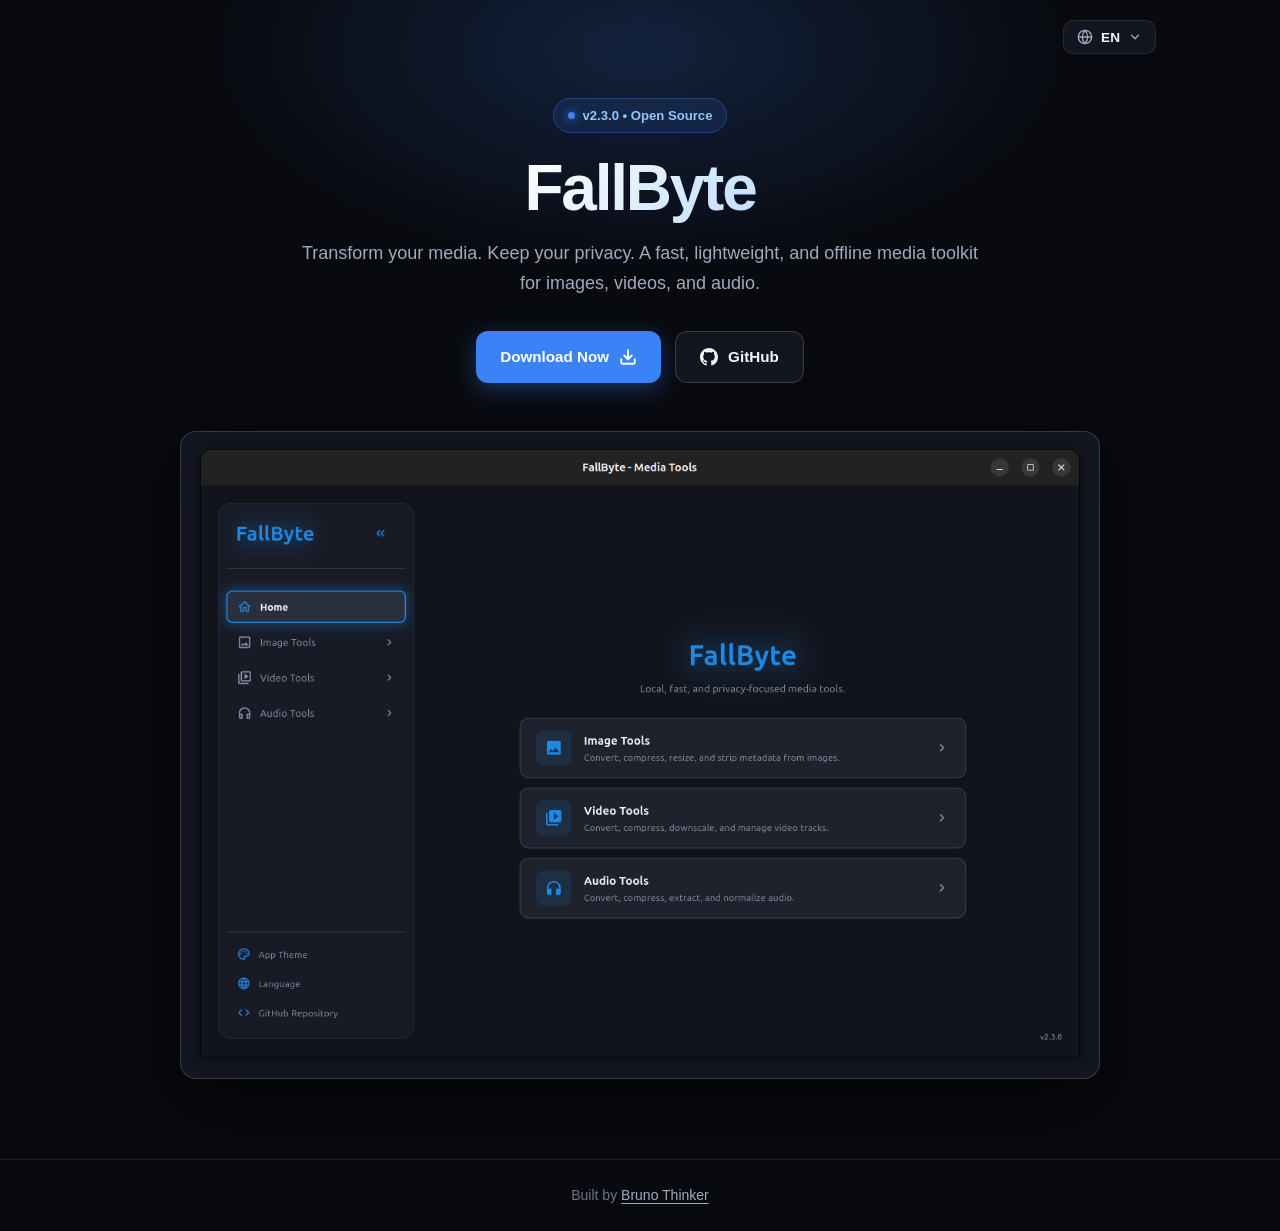
<file: index.html>
<!DOCTYPE html>
<html lang="en">

<head>
  <meta charset="UTF-8" />
  <meta name="viewport" content="width=device-width, initial-scale=1.0" />
  <meta name="google-site-verification" content="MzTMU45p1NK0LX6vi6YX3gcwnoAu3yfcHVMovFke7rE" />
  <title>FallByte — Transform your media. Keep your privacy.</title>
  <link rel="icon" type="image/png" href="icons/fallbyte_logo.png" />
  <link rel="apple-touch-icon" href="icons/fallbyte_logo.png" />
  <link rel="canonical" href="https://fallbyte.brunothinker.workers.dev/" />
  <meta name="description"
    content="Transform your media. Keep your privacy. A fast, lightweight, and offline media toolkit for images, videos, and audio." />

  <!-- Open Graph / Social Preview -->
  <meta property="og:type" content="website" />
  <meta property="og:site_name" content="FallByte" />
  <meta property="og:title" content="FallByte — Transform your media. Keep your privacy." />
  <meta property="og:description"
    content="A fast, lightweight, and offline media toolkit for images, videos, and audio." />
  <meta property="og:url" content="https://fallbyte.brunothinker.workers.dev/" />
  <meta property="og:image" content="https://fallbyte.brunothinker.workers.dev/icons/fallbyte_logo.png" />

  <!-- Twitter Card -->
  <meta name="twitter:card" content="summary" />
  <meta name="twitter:title" content="FallByte — Transform your media. Keep your privacy." />
  <meta name="twitter:description"
    content="A fast, lightweight, and offline media toolkit for images, videos, and audio." />
  <meta name="twitter:image" content="https://fallbyte.brunothinker.workers.dev/icons/fallbyte_logo.png" />

  <!-- Structured Data (WebSite + SoftwareApplication) -->
  <script id="schema-software" type="application/ld+json">
  {
    "@context": "https://schema.org",
    "@graph": [
      {
        "@type": "WebSite",
        "name": "FallByte",
        "url": "https://fallbyte.brunothinker.workers.dev/"
      },
      {
        "@type": "SoftwareApplication",
        "name": "FallByte",
        "operatingSystem": "Windows, Linux",
        "applicationCategory": "MultimediaApplication",
        "description": "Transform your media. Keep your privacy. A fast, lightweight, and offline media toolkit for images, videos, and audio.",
        "url": "https://fallbyte.brunothinker.workers.dev/",
        "downloadUrl": "https://fallbyte.brunothinker.workers.dev/downloads/",
        "softwareVersion": "2.3.0",
        "license": "https://www.gnu.org/licenses/gpl-3.0.html",
        "sameAs": [
          "https://github.com/brunothinker/FallByte"
        ],
        "offers": {
          "@type": "Offer",
          "price": "0",
          "priceCurrency": "USD"
        }
      }
    ]
  }
  </script>

  <script>
    if (window.location.hostname === "brunothinker.github.io") {
      const newPath = window.location.pathname.replace(/^\/page/, "") || "/";
      window.location.replace("https://fallbyte.brunothinker.workers.dev" + newPath + window.location.search);
    }
  </script>
  <link rel="stylesheet" href="css/style.css" />
</head>

<body data-page="home">
  <div class="ambient-glow" aria-hidden="true"></div>

  <!-- TOP BAR WITH LANGUAGE SELECTOR -->
  <div class="top-bar">
    <div class="lang-switcher" id="lang-switcher">
      <button type="button" class="lang-toggle" id="lang-toggle" aria-haspopup="listbox" aria-expanded="false"
        aria-label="Language">
        <svg class="globe-icon" viewBox="0 0 24 24" fill="none" stroke="currentColor" stroke-width="2"
          stroke-linecap="round" stroke-linejoin="round" aria-hidden="true">
          <circle cx="12" cy="12" r="10"></circle>
          <line x1="2" y1="12" x2="22" y2="12"></line>
          <path d="M12 2a15.3 15.3 0 0 1 4 10 15.3 15.3 0 0 1-4 10 15.3 15.3 0 0 1-4-10 15.3 15.3 0 0 1 4-10z"></path>
        </svg>
        <span id="lang-current-code">EN</span>
        <svg class="chevron-small" viewBox="0 0 24 24" fill="none" stroke="currentColor" stroke-width="2.2"
          stroke-linecap="round" stroke-linejoin="round" aria-hidden="true">
          <polyline points="6 9 12 15 18 9"></polyline>
        </svg>
      </button>
      <div class="lang-menu" id="lang-menu" role="listbox"></div>
    </div>
  </div>

  <!-- HERO SECTION: OVERVIEW + DOWNLOAD CTA + APP SHOWCASE -->
  <header class="hero-section">
    <div class="hero-content">
      <div class="hero-pills">
        <div class="badge">
          <span class="badge-dot"></span>
          <span id="version-badge" data-i18n="common.version_badge"></span>
        </div>

        <div class="badge badge-metric" id="downloads-badge" hidden data-i18n-title="hero.downloads_badge_title">
          <svg viewBox="0 0 24 24" fill="none" stroke="currentColor" stroke-width="2.2" stroke-linecap="round"
            stroke-linejoin="round" aria-hidden="true">
            <path d="M21 15v4a2 2 0 0 1-2 2H5a2 2 0 0 1-2-2v-4" />
            <polyline points="7 10 12 15 17 10" />
            <line x1="12" y1="15" x2="12" y2="3" />
          </svg>
          <span id="version-downloads-count"></span>
        </div>
      </div>

      <h1>FallByte</h1>
      <p class="subtitle" data-i18n="hero.subtitle"></p>

      <nav class="hero-actions" aria-label="Primary actions">
        <a href="downloads/" class="cta-primary" id="nav-downloads">
          <span data-i18n="hero.cta_download"></span>
          <svg viewBox="0 0 24 24" fill="none" stroke="currentColor" stroke-width="2.5" stroke-linecap="round"
            stroke-linejoin="round">
            <path d="M21 15v4a2 2 0 0 1-2 2H5a2 2 0 0 1-2-2v-4" />
            <polyline points="7 10 12 15 17 10" />
            <line x1="12" y1="15" x2="12" y2="3" />
          </svg>
        </a>

        <a href="https://github.com/brunothinker/FallByte" target="_blank" rel="noopener noreferrer"
          class="cta-secondary">
          <svg viewBox="0 0 24 24" xmlns="http://www.w3.org/2000/svg">
            <path
              d="M12 0C5.37 0 0 5.37 0 12c0 5.31 3.435 9.795 8.205 11.385.6.105.825-.255.825-.57 0-.285-.015-1.23-.015-2.235-3.015.555-3.795-.735-4.035-1.41-.135-.345-.72-1.41-1.23-1.695-.42-.225-1.02-.78-.015-.795.945-.015 1.62.87 1.845 1.23 1.08 1.815 2.805 1.305 3.495.99.105-.78.42-1.305.765-1.605-2.67-.3-5.46-1.335-5.46-5.925 0-1.305.465-2.385 1.23-3.225-.12-.3-.54-1.53.12-3.18 0 0 1.005-.315 3.3 1.23.96-.27 1.98-.405 3-.405s2.04.135 3 .405c2.295-1.56 3.3-1.23 3.3-1.23.66 1.65.24 2.88.12 3.18.765.84 1.23 1.905 1.23 3.225 0 4.605-2.805 5.625-5.475 5.925.435.375.81 1.095.81 2.22 0 1.605-.015 2.895-.015 3.3 0 .315.225.69.825.57A12.02 12.02 0 0024 12c0-6.63-5.37-12-12-12z" />
          </svg>
          <span data-i18n="hero.cta_github"></span>
          <span class="star-pill" id="github-stars" hidden></span>
        </a>
      </nav>
    </div>

    <!-- App Screenshot Showcase -->
    <div class="showcase-wrapper">
      <div class="screenshot-container" id="screenshot-container">
        <img id="app-screenshot" src="" data-i18n-alt="hero.screenshot_alt" alt="FallByte Interface" />
        <div class="screenshot-placeholder" id="screenshot-placeholder">
          <span data-i18n-html="hero.screenshot_placeholder"></span>
        </div>
      </div>

      <!-- Thumbnails if multiple screenshots are configured in config.js -->
      <div class="screenshot-thumbs" id="screenshot-thumbs"></div>
    </div>
  </header>

  <footer>
    <span><span data-i18n="common.footer_built_by"></span> <a href="https://github.com/brunothinker" target="_blank"
        rel="noopener noreferrer">Bruno Thinker</a></span>
  </footer>

  <script src="js/config.js"></script>
  <script src="js/i18n.js"></script>
  <script src="js/main.js"></script>

</body>

</html>
</file>
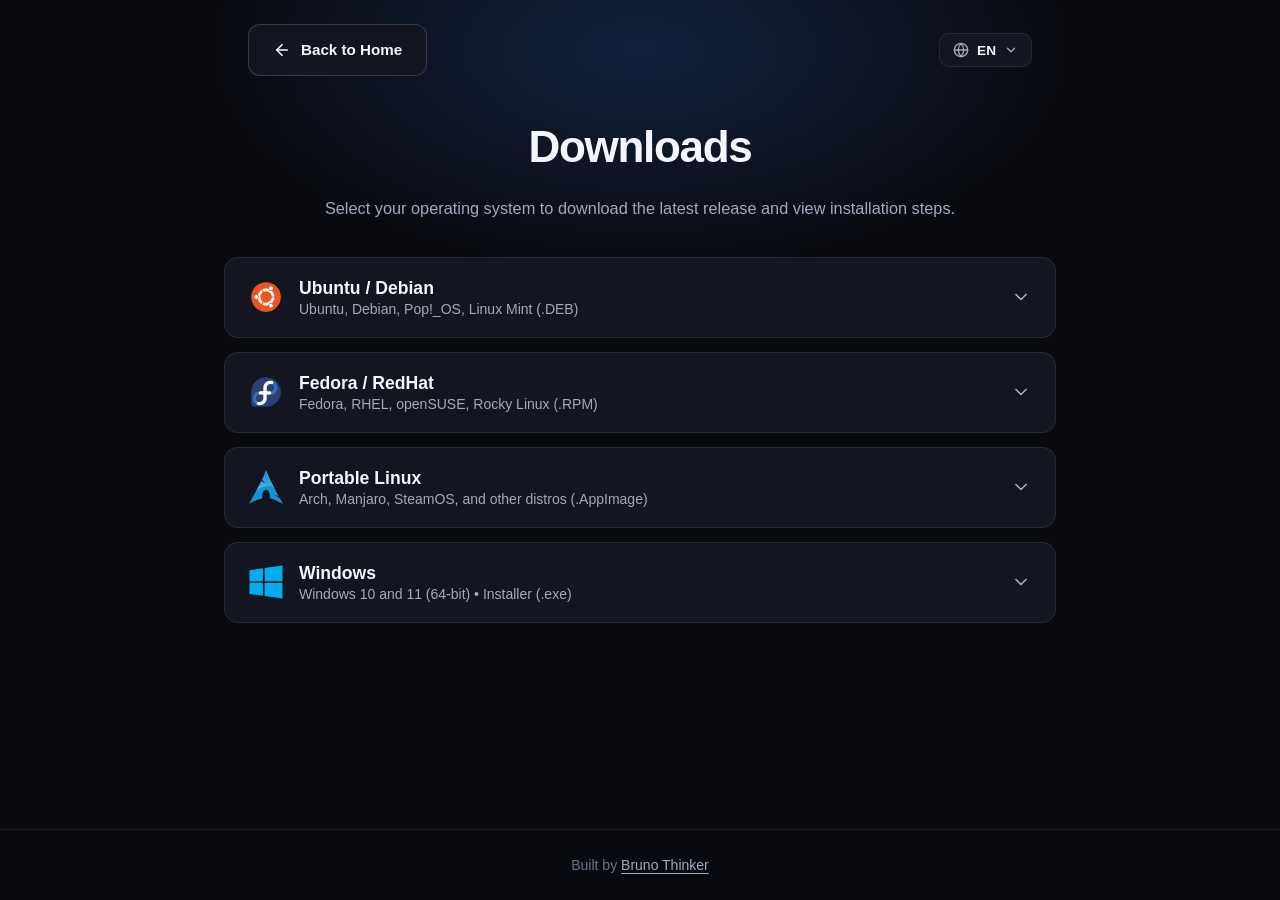
<file: downloads/index.html>
<!DOCTYPE html>
<html lang="en">

<head>
    <meta charset="UTF-8" />
    <meta name="viewport" content="width=device-width, initial-scale=1.0" />
    <title>Downloads — FallByte</title>
    <link rel="icon" type="image/png" href="../icons/fallbyte_logo.png" />
    <link rel="apple-touch-icon" href="../icons/fallbyte_logo.png" />
    <link rel="canonical" href="https://fallbyte.brunothinker.workers.dev/downloads/" />
    <meta name="description"
        content="Download FallByte for Windows (.exe) and Linux (.DEB, .RPM, and .AppImage) with step-by-step installation guides." />

    <!-- Open Graph / Social Preview -->
    <meta property="og:type" content="website" />
    <meta property="og:site_name" content="FallByte" />
    <meta property="og:title" content="Downloads — FallByte" />
    <meta property="og:description"
        content="Download FallByte for Windows and Linux (.DEB, .RPM, .AppImage) with quick installation instructions." />
    <meta property="og:url" content="https://fallbyte.brunothinker.workers.dev/downloads/" />
    <meta property="og:image" content="https://fallbyte.brunothinker.workers.dev/icons/fallbyte_logo.png" />

    <script>
    if (window.location.hostname === "brunothinker.github.io") {
      const newPath = window.location.pathname.replace(/^\/page/, "") || "/";
      window.location.replace("https://fallbyte.brunothinker.workers.dev" + newPath + window.location.search);
    }
  </script>
  <link rel="stylesheet" href="../css/style.css" />
</head>

<body data-page="downloads">
    <div class="ambient-glow" aria-hidden="true"></div>

    <!-- DOWNLOADS PAGE -->
    <main class="downloads-section" aria-label="Downloads">
        <nav class="subpage-nav" aria-label="Breadcrumb">
            <a href="../" class="cta-secondary back-home-btn" id="nav-home">
                <svg viewBox="0 0 24 24" fill="none" stroke="currentColor" stroke-width="2.2" stroke-linecap="round"
                    stroke-linejoin="round" aria-hidden="true">
                    <line x1="19" y1="12" x2="5" y2="12" />
                    <polyline points="12 19 5 12 12 5" />
                </svg>
                <span data-i18n="downloads.back_home"></span>
            </a>

            <div class="lang-switcher" id="lang-switcher">
                <button type="button" class="lang-toggle" id="lang-toggle" aria-haspopup="listbox" aria-expanded="false"
                    aria-label="Language">
                    <svg class="globe-icon" viewBox="0 0 24 24" fill="none" stroke="currentColor" stroke-width="2"
                        stroke-linecap="round" stroke-linejoin="round" aria-hidden="true">
                        <circle cx="12" cy="12" r="10"></circle>
                        <line x1="2" y1="12" x2="22" y2="12"></line>
                        <path
                            d="M12 2a15.3 15.3 0 0 1 4 10 15.3 15.3 0 0 1-4 10 15.3 15.3 0 0 1-4-10 15.3 15.3 0 0 1 4-10z">
                        </path>
                    </svg>
                    <span id="lang-current-code">EN</span>
                    <svg class="chevron-small" viewBox="0 0 24 24" fill="none" stroke="currentColor" stroke-width="2.2"
                        stroke-linecap="round" stroke-linejoin="round" aria-hidden="true">
                        <polyline points="6 9 12 15 18 9"></polyline>
                    </svg>
                </button>
                <div class="lang-menu" id="lang-menu" role="listbox"></div>
            </div>
        </nav>

        <div class="section-header">
            <h1 data-i18n="downloads.title"></h1>
            <p data-i18n-html="downloads.subtitle"></p>
        </div>

        <div class="accordion-list">
            <!-- ITEM 1: UBUNTU / DEBIAN (.DEB) -->
            <div class="accordion-item" data-os="debian">
                <button class="accordion-header" type="button" aria-expanded="false">
                    <div class="os-info">
                        <img class="os-icon" data-icon="ubuntu" src="" alt="Ubuntu / Debian" />
                        <div class="os-text">
                            <div class="os-title-row">
                                <span class="os-title" data-i18n="downloads.os.debian_title"></span>
                                <span class="recommended-tag" hidden data-i18n="common.for_you"></span>
                            </div>
                            <span class="os-desc" data-i18n="downloads.os.debian_desc"></span>
                        </div>
                    </div>
                    <svg class="chevron" viewBox="0 0 24 24" fill="none" stroke="currentColor" stroke-width="2"
                        stroke-linecap="round" stroke-linejoin="round">
                        <polyline points="6 9 12 15 18 9"></polyline>
                    </svg>
                </button>

                <div class="accordion-body">
                    <div class="accordion-content">
                        <a id="btn-deb" href="#" class="real-download-btn">
                            <svg viewBox="0 0 24 24" fill="none" stroke="currentColor" stroke-width="2.5"
                                stroke-linecap="round" stroke-linejoin="round">
                                <path d="M21 15v4a2 2 0 0 1-2 2H5a2 2 0 0 1-2-2v-4" />
                                <polyline points="7 10 12 15 17 10" />
                                <line x1="12" y1="15" x2="12" y2="3" />
                            </svg>
                            <span id="label-deb"></span>
                        </a>

                        <div class="tutorial-slot">
                            <div class="install-guide">
                                <div class="guide-grid">
                                    <div class="guide-block">
                                        <h4 data-i18n="downloads.guides.opt1_gui"></h4>
                                        <ol>
                                            <li data-i18n-html="downloads.guides.deb_step1"></li>
                                            <li data-i18n-html="downloads.guides.deb_step2" data-os-file="deb"></li>
                                            <li data-i18n-html="downloads.guides.deb_step3"></li>
                                        </ol>
                                    </div>

                                    <div class="guide-block">
                                        <h4 data-i18n="downloads.guides.opt2_terminal"></h4>
                                        <div class="code-box">
                                            <button type="button" class="copy-btn" data-copy-target="cmd-deb"
                                                data-i18n-title="common.copy_command" aria-label="Copy command">
                                                <svg viewBox="0 0 24 24" fill="none" stroke="currentColor"
                                                    stroke-width="2" stroke-linecap="round" stroke-linejoin="round">
                                                    <rect x="9" y="9" width="13" height="13" rx="2" ry="2"></rect>
                                                    <path d="M5 15H4a2 2 0 0 1-2-2V4a2 2 0 0 1 2-2h9a2 2 0 0 1 2 2v1">
                                                    </path>
                                                </svg>
                                            </button>
                                            <pre><code id="cmd-deb"></code></pre>
                                        </div>
                                    </div>
                                </div>
                            </div>
                        </div>
                    </div>
                </div>
            </div>

            <!-- ITEM 2: FEDORA / REDHAT (.RPM) -->
            <div class="accordion-item" data-os="fedora">
                <button class="accordion-header" type="button" aria-expanded="false">
                    <div class="os-info">
                        <img class="os-icon" data-icon="fedora" src="" alt="Fedora / RedHat" />
                        <div class="os-text">
                            <div class="os-title-row">
                                <span class="os-title" data-i18n="downloads.os.fedora_title"></span>
                                <span class="recommended-tag" hidden data-i18n="common.for_you"></span>
                            </div>
                            <span class="os-desc" data-i18n="downloads.os.fedora_desc"></span>
                        </div>
                    </div>
                    <svg class="chevron" viewBox="0 0 24 24" fill="none" stroke="currentColor" stroke-width="2"
                        stroke-linecap="round" stroke-linejoin="round">
                        <polyline points="6 9 12 15 18 9"></polyline>
                    </svg>
                </button>

                <div class="accordion-body">
                    <div class="accordion-content">
                        <a id="btn-rpm" href="#" class="real-download-btn">
                            <svg viewBox="0 0 24 24" fill="none" stroke="currentColor" stroke-width="2.5"
                                stroke-linecap="round" stroke-linejoin="round">
                                <path d="M21 15v4a2 2 0 0 1-2 2H5a2 2 0 0 1-2-2v-4" />
                                <polyline points="7 10 12 15 17 10" />
                                <line x1="12" y1="15" x2="12" y2="3" />
                            </svg>
                            <span id="label-rpm"></span>
                        </a>

                        <div class="tutorial-slot">
                            <div class="install-guide">
                                <div class="guide-grid">
                                    <div class="guide-block">
                                        <h4 data-i18n="downloads.guides.opt1_gui"></h4>
                                        <ol>
                                            <li data-i18n-html="downloads.guides.rpm_step1"></li>
                                            <li data-i18n-html="downloads.guides.rpm_step2" data-os-file="rpm"></li>
                                            <li data-i18n-html="downloads.guides.rpm_step3"></li>
                                        </ol>
                                    </div>

                                    <div class="guide-block">
                                        <h4 data-i18n="downloads.guides.opt2_terminal"></h4>
                                        <div class="code-box">
                                            <button type="button" class="copy-btn" data-copy-target="cmd-rpm"
                                                data-i18n-title="common.copy_command" aria-label="Copy command">
                                                <svg viewBox="0 0 24 24" fill="none" stroke="currentColor"
                                                    stroke-width="2" stroke-linecap="round" stroke-linejoin="round">
                                                    <rect x="9" y="9" width="13" height="13" rx="2" ry="2"></rect>
                                                    <path d="M5 15H4a2 2 0 0 1-2-2V4a2 2 0 0 1 2-2h9a2 2 0 0 1 2 2v1">
                                                    </path>
                                                </svg>
                                            </button>
                                            <pre><code id="cmd-rpm"></code></pre>
                                        </div>
                                    </div>
                                </div>
                            </div>
                        </div>
                    </div>
                </div>
            </div>

            <!-- ITEM 3: PORTABLE LINUX (.APPIMAGE) -->
            <div class="accordion-item" data-os="appimage">
                <button class="accordion-header" type="button" aria-expanded="false">
                    <div class="os-info">
                        <img class="os-icon" data-icon="arch" src="" alt="Portable Linux" />
                        <div class="os-text">
                            <div class="os-title-row">
                                <span class="os-title" data-i18n="downloads.os.appimage_title"></span>
                                <span class="recommended-tag" hidden data-i18n="common.for_you"></span>
                            </div>
                            <span class="os-desc" data-i18n="downloads.os.appimage_desc"></span>
                        </div>
                    </div>
                    <svg class="chevron" viewBox="0 0 24 24" fill="none" stroke="currentColor" stroke-width="2"
                        stroke-linecap="round" stroke-linejoin="round">
                        <polyline points="6 9 12 15 18 9"></polyline>
                    </svg>
                </button>

                <div class="accordion-body">
                    <div class="accordion-content">
                        <a id="btn-appimage" href="#" class="real-download-btn">
                            <svg viewBox="0 0 24 24" fill="none" stroke="currentColor" stroke-width="2.5"
                                stroke-linecap="round" stroke-linejoin="round">
                                <path d="M21 15v4a2 2 0 0 1-2 2H5a2 2 0 0 1-2-2v-4" />
                                <polyline points="7 10 12 15 17 10" />
                                <line x1="12" y1="15" x2="12" y2="3" />
                            </svg>
                            <span id="label-appimage"></span>
                        </a>

                        <div class="tutorial-slot">
                            <div class="install-guide">
                                <div class="guide-grid">
                                    <div class="guide-block">
                                        <h4 data-i18n="downloads.guides.opt1_file_manager"></h4>
                                        <ol>
                                            <li data-i18n-html="downloads.guides.appimage_step1"
                                                data-os-file="appImage"></li>
                                            <li data-i18n-html="downloads.guides.appimage_step2"></li>
                                            <li data-i18n-html="downloads.guides.appimage_step3"></li>
                                        </ol>
                                    </div>

                                    <div class="guide-block">
                                        <h4 data-i18n="downloads.guides.opt2_terminal_run"></h4>
                                        <div class="code-box">
                                            <button type="button" class="copy-btn" data-copy-target="cmd-appimage"
                                                data-i18n-title="common.copy_command" aria-label="Copy command">
                                                <svg viewBox="0 0 24 24" fill="none" stroke="currentColor"
                                                    stroke-width="2" stroke-linecap="round" stroke-linejoin="round">
                                                    <rect x="9" y="9" width="13" height="13" rx="2" ry="2"></rect>
                                                    <path d="M5 15H4a2 2 0 0 1-2-2V4a2 2 0 0 1 2-2h9a2 2 0 0 1 2 2v1">
                                                    </path>
                                                </svg>
                                            </button>
                                            <pre><code id="cmd-appimage"></code></pre>
                                        </div>
                                    </div>
                                </div>
                            </div>
                        </div>
                    </div>
                </div>
            </div>

            <!-- ITEM 4: WINDOWS -->
            <div class="accordion-item" data-os="windows">
                <button class="accordion-header" type="button" aria-expanded="false">
                    <div class="os-info">
                        <img class="os-icon" data-icon="windows" src="" alt="Windows" />
                        <div class="os-text">
                            <div class="os-title-row">
                                <span class="os-title" data-i18n="downloads.os.windows_title"></span>
                                <span class="recommended-tag" hidden data-i18n="common.for_you"></span>
                            </div>
                            <span class="os-desc" data-i18n="downloads.os.windows_desc"></span>
                        </div>
                    </div>
                    <svg class="chevron" viewBox="0 0 24 24" fill="none" stroke="currentColor" stroke-width="2"
                        stroke-linecap="round" stroke-linejoin="round">
                        <polyline points="6 9 12 15 18 9"></polyline>
                    </svg>
                </button>

                <div class="accordion-body">
                    <div class="accordion-content">
                        <a id="btn-windows" href="#" class="real-download-btn">
                            <svg viewBox="0 0 24 24" fill="none" stroke="currentColor" stroke-width="2.5"
                                stroke-linecap="round" stroke-linejoin="round">
                                <path d="M21 15v4a2 2 0 0 1-2 2H5a2 2 0 0 1-2-2v-4" />
                                <polyline points="7 10 12 15 17 10" />
                                <line x1="12" y1="15" x2="12" y2="3" />
                            </svg>
                            <span id="label-windows"></span>
                        </a>

                        <div class="tutorial-slot">
                            <div class="install-guide">
                                <div class="guide-block">
                                    <h4 data-i18n="downloads.guides.quick_install"></h4>
                                    <ol>
                                        <li data-i18n-html="downloads.guides.win_step1" data-os-file="windows"></li>
                                        <li data-i18n-html="downloads.guides.win_step2"></li>
                                    </ol>
                                </div>

                                <div class="smartscreen-notice">
                                    <strong data-i18n="downloads.guides.smartscreen_title"></strong>
                                    <p data-i18n-html="downloads.guides.smartscreen_p1"></p>
                                    <p data-i18n-html="downloads.guides.smartscreen_p2"></p>
                                    <div style="margin-top: 12px;">
                                        <a href="windowsdefender://smartapp/" class="cta-secondary"
                                            style="padding: 9px 14px; border-radius: 10px; font-size: 0.85rem;">
                                            <svg width="15" height="15" viewBox="0 0 24 24" fill="none"
                                                stroke="currentColor" stroke-width="2.2" stroke-linecap="round"
                                                stroke-linejoin="round" aria-hidden="true">
                                                <path d="M12 22s8-4 8-10V5l-8-3-8 3v7c0 6 8 10 8 10z" />
                                            </svg>
                                            <span data-i18n="downloads.guides.smartscreen_btn"></span>
                                        </a>
                                    </div>
                                </div>
                            </div>
                        </div>
                    </div>
                </div>
            </div>
        </div>
    </main>

    <footer>
        <span><span data-i18n="common.footer_built_by"></span> <a href="https://github.com/brunothinker" target="_blank"
                rel="noopener noreferrer">Bruno Thinker</a></span>
    </footer>

    <script src="../js/config.js"></script>
    <script src="../js/i18n.js"></script>
    <script src="../js/main.js"></script>

</body>

</html>
</file>
<file: css/style.css>
/* ==========================================================================
   FallByte — Modern Dark Theme Design System
   ========================================================================== */

:root {
  --bg-primary: #090a0f;
  --bg-surface: #131620;
  --bg-surface-hover: #1a1e2c;
  --bg-code: #0b0d14;
  --border-subtle: rgba(255, 255, 255, 0.08);
  --border-strong: rgba(255, 255, 255, 0.16);
  --border-accent: rgba(59, 130, 246, 0.45);
  --text-primary: #f4f6fb;
  --text-secondary: #a1a9bd;
  --text-muted: #6b7388;
  --accent: #3b82f6;
  --accent-hover: #2563eb;
  --emerald: #10b981;
  --amber: #f59e0b;
}

*,
*::before,
*::after {
  box-sizing: border-box;
  margin: 0;
  padding: 0;
}

html {
  color-scheme: dark;
  scroll-behavior: smooth;
}

body {
  font-family: 'Inter', -apple-system, BlinkMacSystemFont, 'Segoe UI', Roboto, sans-serif;
  background-color: var(--bg-primary);
  color: var(--text-primary);
  line-height: 1.6;
  min-height: 100vh;
  display: flex;
  flex-direction: column;
  overflow-x: hidden;
  -webkit-font-smoothing: antialiased;
}

a {
  color: inherit;
  text-decoration: none;
}

button {
  font-family: inherit;
  color: inherit;
}

code,
pre {
  font-family: 'JetBrains Mono', ui-monospace, SFMono-Regular, Menlo, Monaco, Consolas, monospace;
}

.ambient-glow {
  position: fixed;
  top: -180px;
  left: 50%;
  transform: translateX(-50%);
  width: 900px;
  height: 460px;
  background: radial-gradient(ellipse at center, rgba(59, 130, 246, 0.2), transparent 70%);
  pointer-events: none;
  z-index: -1;
}

/* =========================================================
   TOP BAR & NAVIGATION
   ========================================================= */

.top-bar,
.subpage-nav {
  width: 100%;
  max-width: 1080px;
  margin: 0 auto;
  padding: 20px 24px 0;
  display: flex;
  align-items: center;
  justify-content: flex-end;
  position: relative;
  z-index: 50;
}

.subpage-nav {
  justify-content: space-between;
  padding-top: 0;
  margin-bottom: 36px;
}

.lang-switcher {
  position: relative;
}

.lang-toggle {
  display: inline-flex;
  align-items: center;
  gap: 8px;
  padding: 8px 13px;
  border-radius: 10px;
  background: var(--bg-surface);
  border: 1px solid var(--border-subtle);
  font-size: 0.85rem;
  font-weight: 600;
  cursor: pointer;
  transition: background 0.15s ease, border-color 0.15s ease;
}

.lang-toggle:hover {
  background: var(--bg-surface-hover);
  border-color: var(--border-strong);
}

.globe-icon {
  width: 16px;
  height: 16px;
  color: var(--text-secondary);
}

.chevron-small {
  width: 14px;
  height: 14px;
  color: var(--text-secondary);
  transition: transform 0.2s ease;
}

.lang-switcher.open .chevron-small {
  transform: rotate(180deg);
}

.lang-menu {
  display: none;
  position: absolute;
  right: 0;
  top: calc(100% + 8px);
  min-width: 170px;
  max-height: 240px;
  overflow-y: auto;
  background: var(--bg-surface);
  border: 1px solid var(--border-strong);
  border-radius: 12px;
  padding: 6px;
  box-shadow: 0 18px 40px rgba(0, 0, 0, 0.6);
  z-index: 100;
}

.lang-switcher.open .lang-menu {
  display: flex;
  flex-direction: column;
  gap: 2px;
}

.lang-option {
  display: flex;
  align-items: center;
  justify-content: space-between;
  gap: 12px;
  width: 100%;
  background: transparent;
  border: none;
  border-radius: 8px;
  padding: 8px 12px;
  font-size: 0.875rem;
  text-align: left;
  cursor: pointer;
  color: var(--text-secondary);
  transition: background 0.15s ease, color 0.15s ease;
}

.lang-option:hover,
.lang-option.active {
  background: var(--bg-surface-hover);
  color: var(--text-primary);
}

.lang-option.active {
  font-weight: 600;
  color: #60a5fa;
}

.lang-code {
  font-size: 0.75rem;
  color: var(--text-muted);
}

/* =========================================================
   HERO & SHOWCASE (HOME)
   ========================================================= */

.hero-section {
  width: 100%;
  max-width: 1080px;
  margin: 0 auto;
  padding: 44px 24px 64px;
  text-align: center;
  flex: 1;
}

.hero-content {
  max-width: 680px;
  margin: 0 auto 48px;
}

.hero-pills {
  display: flex;
  flex-wrap: wrap;
  justify-content: center;
  gap: 10px;
  margin-bottom: 20px;
}

.badge {
  display: inline-flex;
  align-items: center;
  gap: 8px;
  padding: 6px 14px;
  border-radius: 999px;
  background: rgba(59, 130, 246, 0.12);
  border: 1px solid rgba(59, 130, 246, 0.3);
  color: #93c5fd;
  font-size: 0.82rem;
  font-weight: 600;
}

.badge[hidden] {
  display: none;
}

.badge-dot {
  width: 7px;
  height: 7px;
  border-radius: 50%;
  background: var(--accent);
  box-shadow: 0 0 8px var(--accent);
}

.badge-metric {
  background: rgba(16, 185, 129, 0.12);
  border-color: rgba(16, 185, 129, 0.3);
  color: #6ee7b7;
}

.badge-metric svg {
  width: 14px;
  height: 14px;
}

.hero-content h1 {
  font-size: clamp(2.6rem, 6vw, 4rem);
  font-weight: 800;
  letter-spacing: -0.035em;
  line-height: 1.1;
  margin-bottom: 16px;
  background: linear-gradient(135deg, #ffffff 30%, #93c5fd 100%);
  -webkit-background-clip: text;
  -webkit-text-fill-color: transparent;
  background-clip: text;
}

.subtitle {
  font-size: 1.125rem;
  color: var(--text-secondary);
  margin-bottom: 32px;
  line-height: 1.65;
}

.hero-actions {
  display: flex;
  flex-wrap: wrap;
  justify-content: center;
  gap: 14px;
}

.cta-primary,
.cta-secondary,
.real-download-btn {
  display: inline-flex;
  align-items: center;
  justify-content: center;
  gap: 10px;
  padding: 13px 24px;
  border-radius: 12px;
  font-size: 0.95rem;
  font-weight: 600;
  transition: transform 0.18s ease, background 0.18s ease, border-color 0.18s ease, box-shadow 0.18s ease;
}

.cta-primary svg,
.cta-secondary svg,
.real-download-btn svg {
  width: 18px;
  height: 18px;
  flex-shrink: 0;
}

.cta-secondary svg {
  fill: currentColor;
}

.back-home-btn svg {
  fill: none;
}

.cta-primary,
.real-download-btn {
  background: var(--accent);
  color: #ffffff;
  box-shadow: 0 6px 24px rgba(59, 130, 246, 0.35);
}

.cta-primary:hover,
.real-download-btn:hover {
  background: var(--accent-hover);
  transform: translateY(-2px);
  box-shadow: 0 10px 30px rgba(59, 130, 246, 0.45);
}

.cta-secondary {
  background: var(--bg-surface);
  border: 1px solid var(--border-strong);
  color: var(--text-primary);
}

.cta-secondary:hover {
  background: var(--bg-surface-hover);
  border-color: rgba(255, 255, 255, 0.28);
  transform: translateY(-2px);
}

.star-pill {
  font-size: 0.8rem;
  padding: 2px 8px;
  border-radius: 999px;
  background: rgba(255, 255, 255, 0.08);
  color: #fbbf24;
}

.star-pill[hidden] {
  display: none;
}

/* Screenshot Showcase */
.showcase-wrapper {
  max-width: 920px;
  margin: 0 auto;
}

.screenshot-container {
  background: var(--bg-surface);
  border: 1px solid var(--border-strong);
  border-radius: 16px;
  overflow: hidden;
  box-shadow: 0 24px 64px rgba(0, 0, 0, 0.65);
}

#app-screenshot {
  width: 100%;
  height: auto;
  display: block;
}

.screenshot-placeholder {
  display: none;
  padding: 64px 24px;
  color: var(--text-secondary);
  font-size: 0.95rem;
}

.screenshot-thumbs {
  display: flex;
  justify-content: center;
  flex-wrap: wrap;
  gap: 8px;
  margin-top: 16px;
}

.thumb-btn {
  padding: 7px 14px;
  border-radius: 999px;
  background: var(--bg-surface);
  border: 1px solid var(--border-subtle);
  font-size: 0.85rem;
  font-weight: 500;
  color: var(--text-secondary);
  cursor: pointer;
}

.thumb-btn.active {
  background: var(--accent);
  border-color: var(--accent);
  color: #ffffff;
}

/* =========================================================
   DOWNLOADS PAGE & ACCORDION
   ========================================================= */

.downloads-section {
  width: 100%;
  max-width: 880px;
  margin: 0 auto;
  padding: 24px 24px 64px;
  flex: 1;
}

.section-header {
  text-align: center;
  margin-bottom: 36px;
}

.section-header h1 {
  font-size: clamp(2rem, 4.5vw, 2.75rem);
  font-weight: 800;
  letter-spacing: -0.03em;
  margin-bottom: 12px;
}

.section-header p {
  color: var(--text-secondary);
  font-size: 1.02rem;
}

.accordion-list {
  display: flex;
  flex-direction: column;
  gap: 14px;
}

.accordion-item {
  background: var(--bg-surface);
  border: 1px solid var(--border-subtle);
  border-radius: 14px;
  overflow: hidden;
  transition: border-color 0.2s ease;
}

.accordion-item:hover,
.accordion-item.open {
  border-color: var(--border-accent);
}

.accordion-header {
  width: 100%;
  background: transparent;
  border: none;
  padding: 20px 24px;
  display: flex;
  align-items: center;
  justify-content: space-between;
  gap: 16px;
  cursor: pointer;
  text-align: left;
}

.os-info {
  display: flex;
  align-items: center;
  gap: 16px;
}

.os-icon {
  width: 34px;
  height: 34px;
  object-fit: contain;
  flex-shrink: 0;
}

.os-text {
  display: flex;
  flex-direction: column;
  gap: 2px;
}

.os-title-row {
  display: flex;
  align-items: center;
  gap: 10px;
}

.os-title {
  font-size: 1.1rem;
  font-weight: 700;
}

.recommended-tag {
  font-size: 0.7rem;
  font-weight: 700;
  padding: 2px 8px;
  border-radius: 999px;
  background: rgba(16, 185, 129, 0.15);
  color: #6ee7b7;
  border: 1px solid rgba(16, 185, 129, 0.35);
}

.recommended-tag[hidden] {
  display: none;
}

.os-desc {
  font-size: 0.875rem;
  color: var(--text-secondary);
}

.chevron {
  width: 20px;
  height: 20px;
  color: var(--text-secondary);
  flex-shrink: 0;
  transition: transform 0.22s ease;
}

.accordion-item.open .chevron {
  transform: rotate(180deg);
}

.accordion-body {
  display: none;
  border-top: 1px solid var(--border-subtle);
}

.accordion-item.open .accordion-body {
  display: block;
}

.accordion-content {
  padding: 24px;
  display: flex;
  flex-direction: column;
  gap: 22px;
}

.real-download-btn {
  align-self: flex-start;
}

.install-guide {
  display: flex;
  flex-direction: column;
  gap: 20px;
}

.guide-grid {
  display: grid;
  grid-template-columns: 1fr;
  gap: 20px;
}

.guide-block {
  min-width: 0;
}

.guide-block h4 {
  font-size: 0.95rem;
  font-weight: 700;
  margin-bottom: 10px;
  color: var(--text-primary);
}

.guide-block ol {
  padding-left: 20px;
  color: var(--text-secondary);
  font-size: 0.9rem;
  display: flex;
  flex-direction: column;
  gap: 8px;
}

.guide-block code {
  background: var(--bg-code);
  border: 1px solid var(--border-subtle);
  padding: 2px 6px;
  border-radius: 5px;
  font-size: 0.82rem;
  color: #93c5fd;
}

.code-box {
  position: relative;
  background: var(--bg-code);
  border: 1px solid var(--border-subtle);
  border-radius: 10px;
  padding: 14px 46px 14px 14px;
}

.code-box pre {
  overflow-x: auto;
  font-size: 0.8rem;
  line-height: 1.55;
  color: #cbd5e1;
  padding-bottom: 6px;
}

.code-box pre code {
  background: transparent;
  border: none;
  padding: 0;
  color: inherit;
  font-size: inherit;
}

.code-box pre::-webkit-scrollbar,
.lang-menu::-webkit-scrollbar {
  height: 5px;
  width: 5px;
}

.code-box pre::-webkit-scrollbar-track,
.lang-menu::-webkit-scrollbar-track {
  background: transparent;
}

.code-box pre::-webkit-scrollbar-thumb,
.lang-menu::-webkit-scrollbar-thumb {
  background: rgba(255, 255, 255, 0.16);
  border-radius: 999px;
}

.code-box pre::-webkit-scrollbar-thumb:hover,
.lang-menu::-webkit-scrollbar-thumb:hover {
  background: rgba(255, 255, 255, 0.32);
}

.code-box pre::-webkit-scrollbar-button,
.lang-menu::-webkit-scrollbar-button {
  display: none;
  width: 0;
  height: 0;
}

.copy-btn {
  position: absolute;
  top: 10px;
  right: 10px;
  width: 30px;
  height: 30px;
  display: inline-flex;
  align-items: center;
  justify-content: center;
  background: var(--bg-surface);
  border: 1px solid var(--border-subtle);
  border-radius: 7px;
  cursor: pointer;
  color: var(--text-secondary);
  transition: all 0.15s ease;
}

.copy-btn:hover {
  color: var(--text-primary);
  border-color: var(--border-strong);
}

.copy-btn.copied {
  color: var(--emerald);
  border-color: rgba(16, 185, 129, 0.45);
}

.copy-btn svg {
  width: 15px;
  height: 15px;
}

.smartscreen-notice {
  background: rgba(245, 158, 11, 0.08);
  border: 1px solid rgba(245, 158, 11, 0.28);
  border-radius: 12px;
  padding: 16px 18px;
  font-size: 0.88rem;
  color: var(--text-secondary);
  display: flex;
  flex-direction: column;
  gap: 8px;
}

.smartscreen-notice strong {
  color: #fbbf24;
}

/* =========================================================
   FOOTER
   ========================================================= */

footer {
  width: 100%;
  border-top: 1px solid var(--border-subtle);
  padding: 24px;
  text-align: center;
  font-size: 0.875rem;
  color: var(--text-muted);
  margin-top: auto;
}

footer a {
  color: var(--text-secondary);
  text-decoration: underline;
  text-underline-offset: 3px;
}

footer a:hover {
  color: var(--text-primary);
}

/* =========================================================
   RESPONSIVE
   ========================================================= */

@media (max-width: 768px) {
  .accordion-header {
    padding: 16px 18px;
  }

  .accordion-content {
    padding: 18px;
  }

  .real-download-btn {
    width: 100%;
  }
}

@media (max-width: 480px) {
  .hero-actions a {
    width: 100%;
  }
}
</file>
